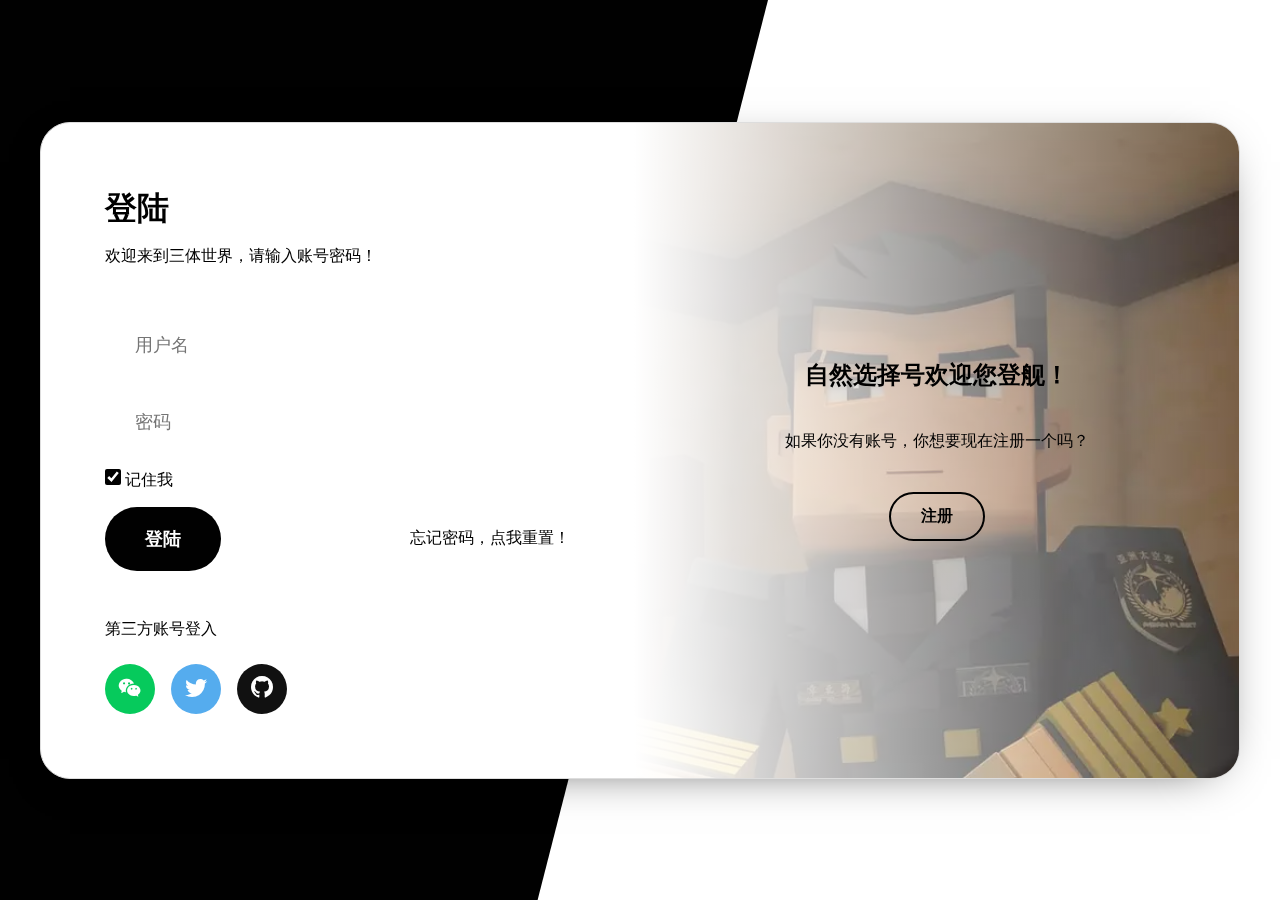
<file: 62.三体登陆界面/index.html>
<!DOCTYPE html>
<html lang="en">
  <head>
    <meta charset="UTF-8" />
    <meta http-equiv="X-UA-Compatible" content="IE=edge" />
    <meta name="viewport" content="width=device-width, initial-scale=1.0" />
    <link
      rel="stylesheet"
      href="https://cdn.jsdelivr.net/npm/bootstrap-icons@1.10.3/font/bootstrap-icons.css"
    />
    <link rel="stylesheet" href="style.css" />
    <title>我的三体</title>
  </head>
  <body>
    <div class="login-card">
      <div class="column">
        <h1>登陆</h1>
        <p>欢迎来到三体世界，请输入账号密码！</p>
        <form>
          <div class="form-item">
            <input type="text" class="form-element" placeholder="用户名" />
          </div>
          <div class="form-item">
            <input type="password" class="form-element" placeholder="密码" />
          </div>
          <div class="form-checkbox-item">
            <input type="checkbox" id="rememberMe" checked />
            <label for="rememberMe">记住我</label>
          </div>
          <div class="flex">
            <button type="button">登陆</button>
            <a href="#">忘记密码，点我重置！</a>
          </div>
          <p style="margin-top: 3rem; margin-bottom: 1.5rem">第三方账号登入</p>
          <div class="social-buttons">
            <a href="#" class="wechat">
              <i class="bi bi-wechat"></i>
            </a>
            <a href="#" class="twitter">
              <i class="bi bi-twitter"></i>
            </a>
            <a href="#" class="github">
              <i class="bi bi-github"></i>
            </a>
          </div>
        </form>
      </div>
      <div class="column">
        <h2>自然选择号欢迎您登舰！</h2>
        <p>如果你没有账号，你想要现在注册一个吗？</p>
        <a href="#">注册</a>
      </div>
    </div>
  </body>
</html>
</file>
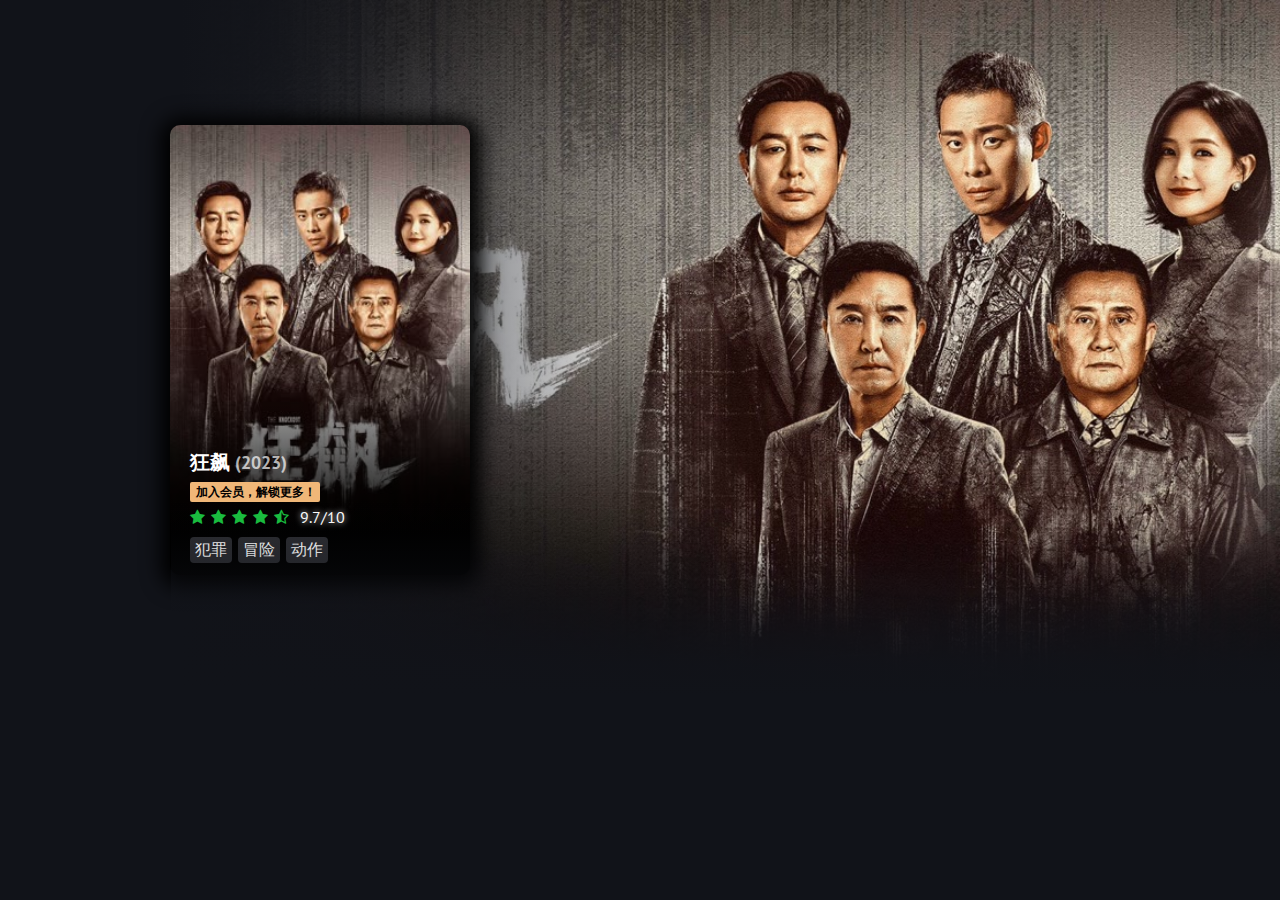
<file: 64.仿某艺《狂飙》剧集页/index.html>
<!DOCTYPE html>
<html lang="en">
  <head>
    <meta charset="UTF-8" />
    <meta http-equiv="X-UA-Compatible" content="IE=edge" />
    <meta name="viewport" content="width=device-width, initial-scale=1.0" />
    <title>iqiyi website</title>
    <link rel="icon" href="Images/Icon.png" />
    <link
      rel="stylesheet"
      href="https://maxcdn.bootstrapcdn.com/font-awesome/4.7.0/css/font-awesome.min.css"
    />
    <link rel="stylesheet" href="main.css" />
  </head>
  <body>
    <div class="container">
      <div class="card">
        <div class="poster">
          <img src="Images/kuangbiao.jpeg" alt="狂飙" />
        </div>
        <div class="details">
          <h2>
            狂飙 <span>(2023)</span><br /><span>加入会员，解锁更多！</span>
          </h2>
          <div class="rating">
            <i class="fa fa-star star" aria-hidden="true"></i>
            <i class="fa fa-star star" aria-hidden="true"></i>
            <i class="fa fa-star star" aria-hidden="true"></i>
            <i class="fa fa-star star" aria-hidden="true"></i>
            <i class="fa fa-star-half-o star" aria-hidden="true"></i>
            <span>9.7/10</span>
          </div>
          <div class="tags">
            <span class="tag">犯罪</span>
            <span class="tag">冒险</span>
            <span class="tag">动作</span>
          </div>
          <div class="info">
            <p>
              京海市一线刑警安欣（张译饰），在与黑恶势力的斗争中，不断遭到保护伞的打击，始终无法将犯罪分子绳之以法。全国政法队伍教育整顿工作开展后，临江省派出指导组入驻京海，联合公检法司各部门，清除了政法队伍内部的腐败分子，粉碎了黑恶势力的保护伞，一举铲除了盘踞京海多年的强盛集团。
            </p>
          </div>
          <div class="cast">
            <h4>Cast</h4>
            <ul>
              <li><img src="Images/zhangyi.jpeg" alt="张译" /></li>
              <li>
                <img src="Images/zhangsongwen.jpeg" alt="张颂文" />
              </li>
              <li><img src="Images/liyitong.jpeg" alt="李一桐" /></li>
              <li><img src="Images/wanggang.jpeg" alt="王刚" /></li>
            </ul>
          </div>
        </div>
      </div>
    </div>
  </body>
</html>
</file>
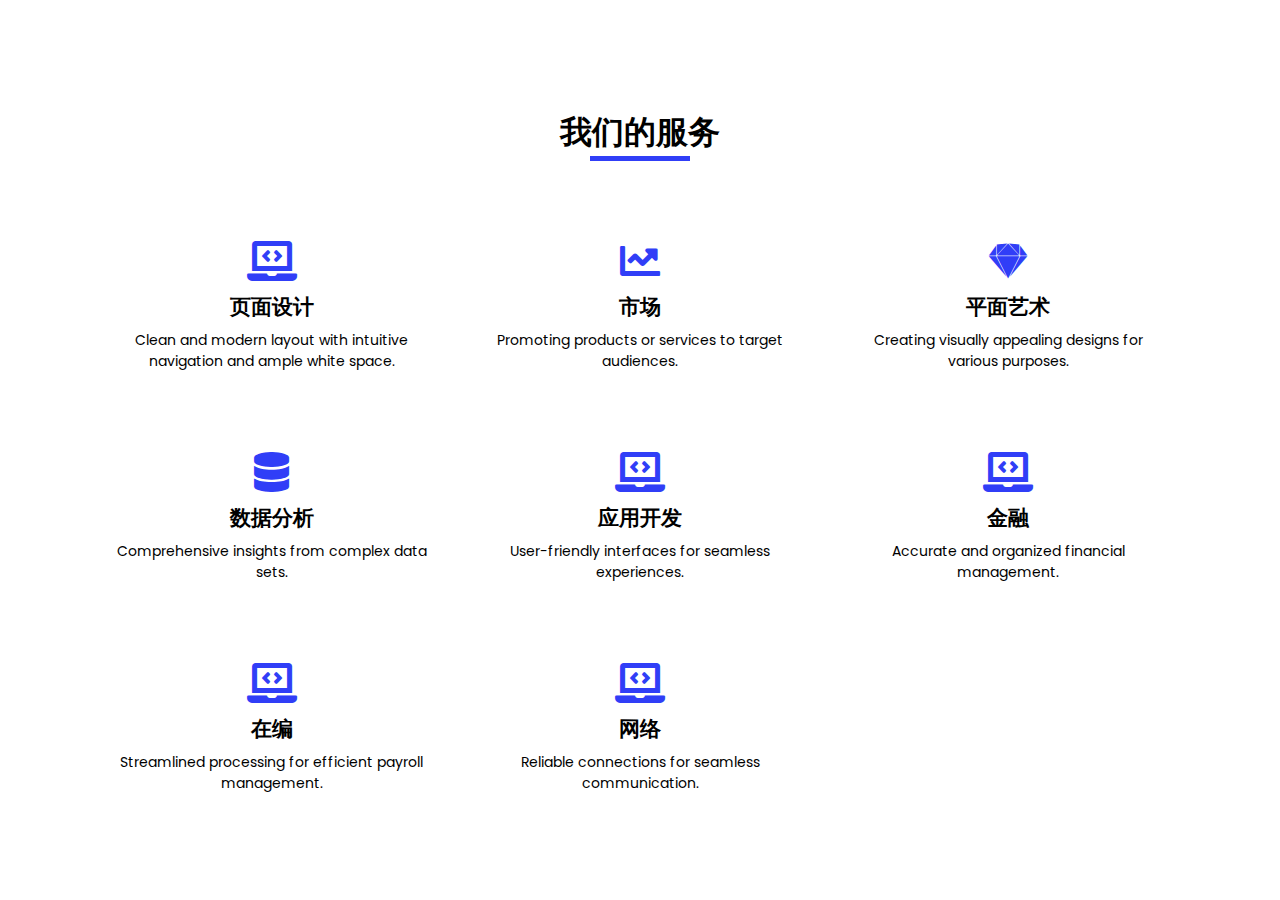
<file: 66.自适应布局服务项目页面/index.html>
<!DOCTYPE html>
<html lang="en">
  <head>
    <meta charset="UTF-8" />
    <meta http-equiv="X-UA-Compatible" content="IE=edge" />
    <meta name="viewport" content="width=device-width, initial-scale=1.0" />
    <link rel="stylesheet" href="./style.css" />
    <link
      rel="stylesheet"
      href="https://cdnjs.cloudflare.com/ajax/libs/font-awesome/5.15.4/css/all.min.css"
    />
    <title>Document</title>
  </head>
  <body>
    <div class="container">
      <h1>我们的服务</h1>
      <div class="row">
        <div class="service">
          <i class="fas fa-laptop-code"></i>
          <h2>页面设计</h2>
          <p>
            Clean and modern layout with intuitive navigation and ample white
            space.
          </p>
        </div>
        <div class="service">
          <i class="fas fa-chart-line"></i>
          <h2>市场</h2>
          <p>Promoting products or services to target audiences.</p>
        </div>
        <div class="service">
          <i class="fab fa-sketch"></i>
          <h2>平面艺术</h2>
          <p>Creating visually appealing designs for various purposes.</p>
        </div>
        <div class="service">
          <i class="fas fa-database"></i>
          <h2>数据分析</h2>
          <p>Comprehensive insights from complex data sets.</p>
        </div>
        <div class="service">
          <i class="fas fa-laptop-code"></i>
          <h2>应用开发</h2>
          <p>User-friendly interfaces for seamless experiences.</p>
        </div>
        <div class="service">
          <i class="fas fa-laptop-code"></i>
          <h2>金融</h2>
          <p>Accurate and organized financial management.</p>
        </div>
        <div class="service">
          <i class="fas fa-laptop-code"></i>
          <h2>在编</h2>
          <p>Streamlined processing for efficient payroll management.</p>
        </div>
        <div class="service">
          <i class="fas fa-laptop-code"></i>
          <h2>网络</h2>
          <p>Reliable connections for seamless communication.</p>
        </div>
      </div>
    </div>
  </body>
</html>
</file>
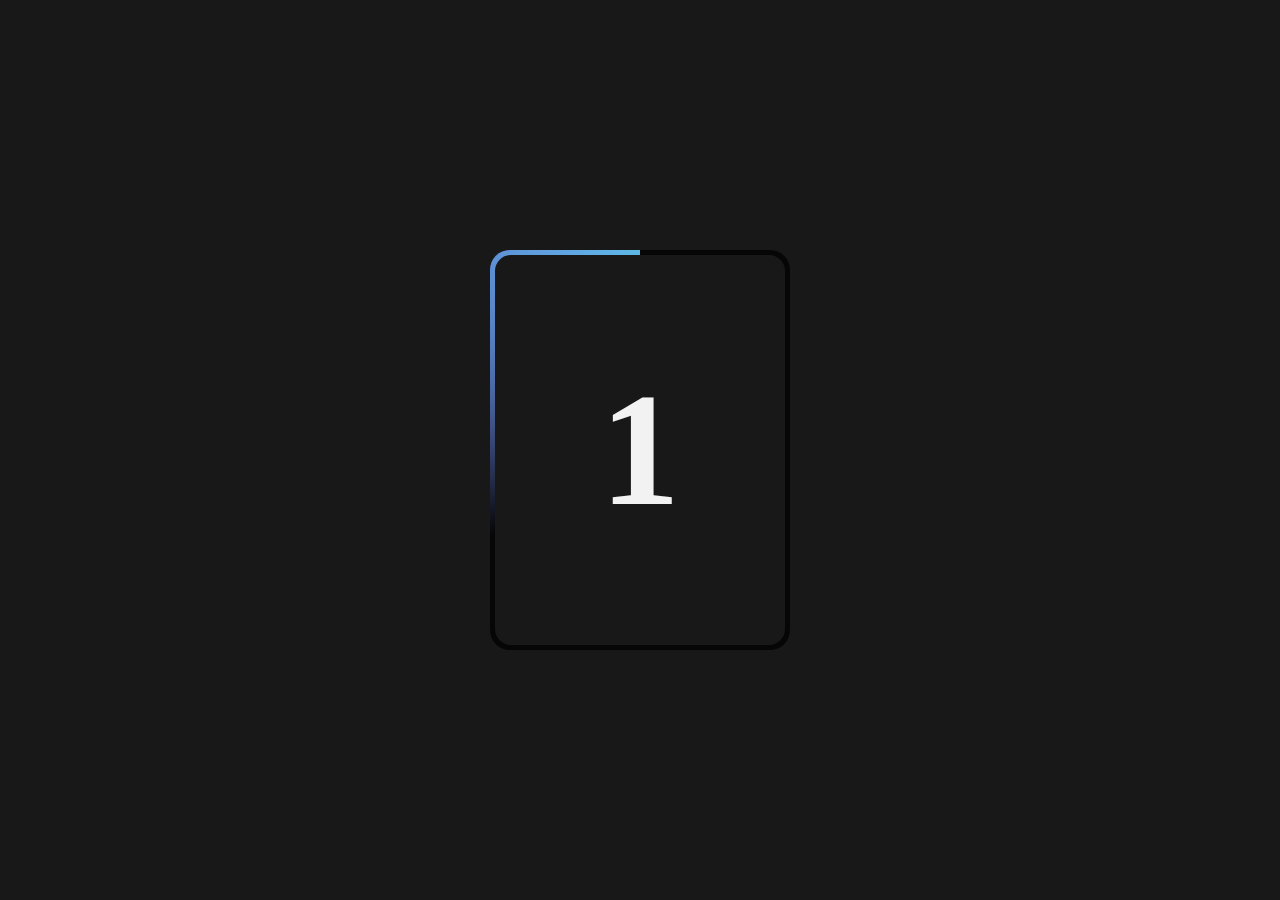
<file: css动态border/index.html>
<!DOCTYPE html>
<html lang="en">
<head>
  <meta charset="UTF-8">
  <meta http-equiv="X-UA-Compatible" content="IE=edge">
  <meta name="viewport" content="width=device-width, initial-scale=1.0">
  <link rel="stylesheet" href="./style.css">
  <title>Document</title>
</head>
<body>
  <div class="box">
    <span></span>
    <h2>1</h2>
  </div>
</body>
</html>
</file>
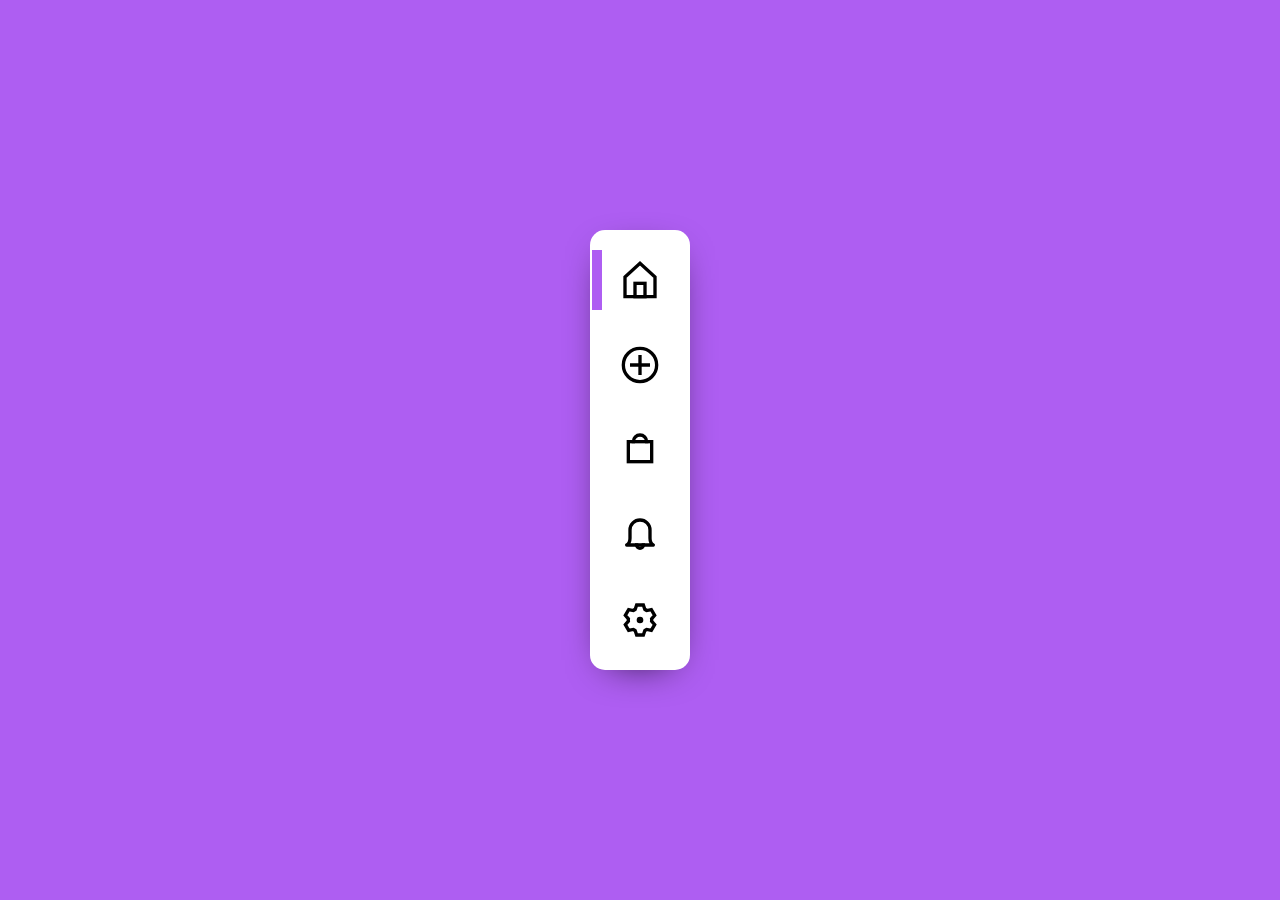
<file: 一个彩色的导航模块 (竖版）/index.html>
<!DOCTYPE html>
<html lang="en">
  <head>
    <meta charset="UTF-8" />
    <meta http-equiv="X-UA-Compatible" content="IE=edge" />
    <meta name="viewport" content="width=device-width, initial-scale=1.0" />
    <link rel="stylesheet" href="./reset.css" />
    <link rel="stylesheet" href="./style.css" />
    <title>Document</title>
  </head>
  <body>
    <div class="tab-bar">
      <a href="#" data-theme="1" class="tab-bar_item">
        <img src="./ikonate/svg/home-alt.svg" alt="" />
      </a>
      <a href="#" data-theme="2" class="tab-bar_item">
        <img src="./ikonate/svg/add.svg" alt="" />
      </a>
      <a href="#" data-theme="3" class="tab-bar_item">
        <img src="./ikonate/svg/bag.svg" alt="" />
      </a>
      <a href="#" data-theme="4" class="tab-bar_item">
        <img src="./ikonate/svg/bell.svg" alt="" />
      </a>
      <a href="#" data-theme="5" class="tab-bar_item">
        <img src="./ikonate/svg/settings.svg" alt="" />
      </a>
      <div class="tab-bar_line-indicator"></div>
    </div>

    <script src="./script.js"></script>
  </body>
</html>
</file>
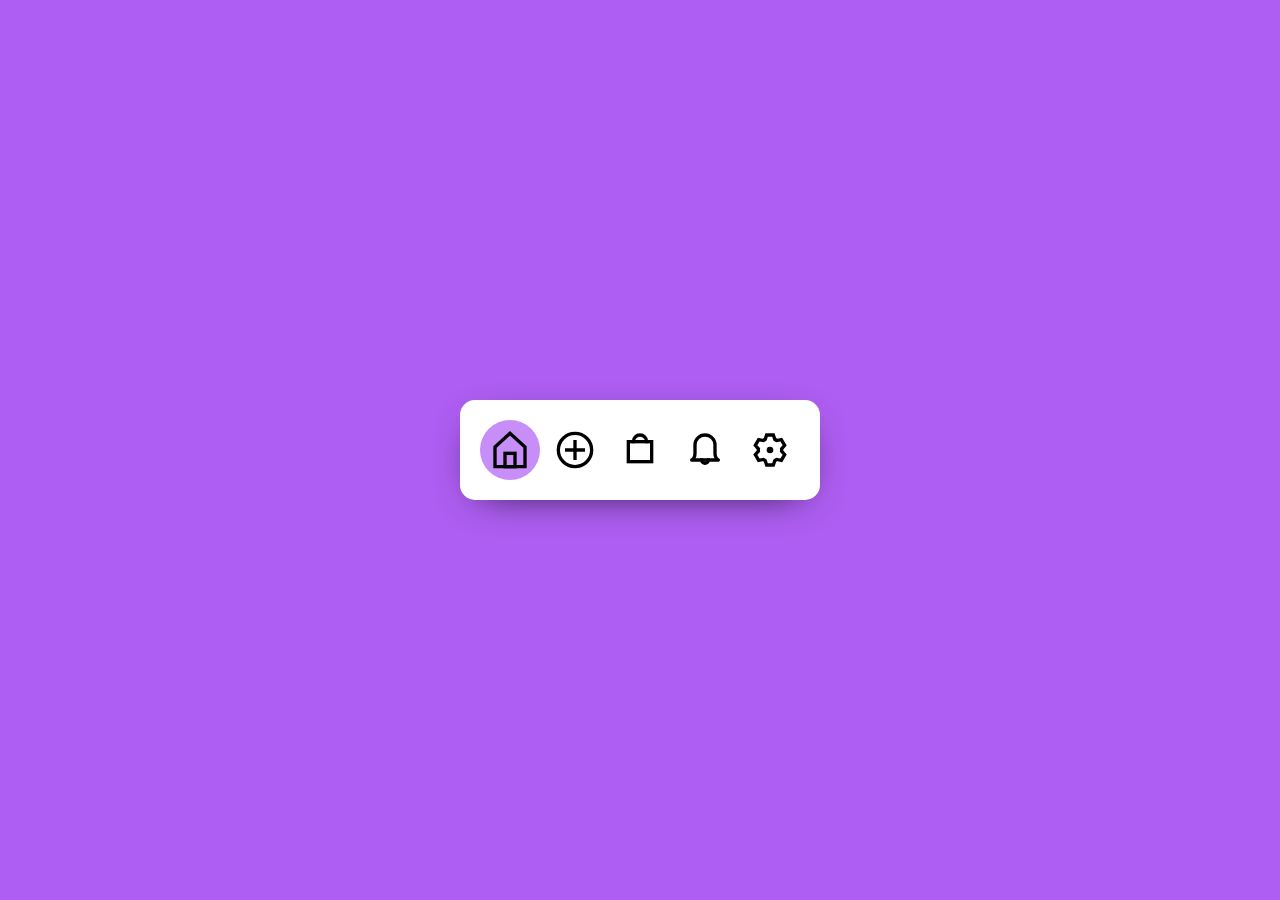
<file: 一个彩色的导航模块/index.html>
<!DOCTYPE html>
<html lang="en">
<head>
  <meta charset="UTF-8">
  <meta http-equiv="X-UA-Compatible" content="IE=edge">
  <meta name="viewport" content="width=device-width, initial-scale=1.0">
  <link rel="stylesheet" href="./reset.css">
  <link rel="stylesheet" href="./style.css">
  <title>Document</title>
</head>
<body>
  <div class="tab-bar">
    <a href="#" data-theme="1" class="tab-bar_item">
      <img src="./ikonate/svg/home-alt.svg" alt="">
    </a>
    <a href="#" data-theme="2" class="tab-bar_item">
      <img src="./ikonate/svg/add.svg" alt="">
    </a>
    <a href="#" data-theme="3" class="tab-bar_item">
      <img src="./ikonate/svg/bag.svg" alt="">
    </a>
    <a href="#" data-theme="4" class="tab-bar_item">
      <img src="./ikonate/svg/bell.svg" alt="">
    </a>
    <a href="#" data-theme="5" class="tab-bar_item">
      <img src="./ikonate/svg/settings.svg" alt="">
    </a>
    <div class="tab-bar_circle-indicator"></div>
  </div>

  <script src="./script.js"></script>
</body>
</html>
</file>
<file: 62.三体登陆界面/style.css>
* {
  margin: 0;
  padding: 0;
  box-sizing: border-box;
}

body {
  display: flex;
  align-items: center;
  justify-content: center;
  min-height: 100vh;
  padding: 1.5rem;
}
body:after {
  content: "";
  position: fixed;
  inset: 0;
  background-color: #010101;
  width: 60%;
  height: 100vh;
  clip-path: polygon(0 100%, 0 0, 100% 0, 70% 100%);
  z-index: -1;
}

.login-card {
  background-color: white;
  border: 1px solid #ddd;
  box-shadow: 0 10px 50px -30px black;
  width: 1200px;
  border-radius: 30px;
  overflow: hidden;
  display: grid;
  grid-template-columns: auto auto;
}
.login-card a {
  text-decoration: none;
  color: #010101;
}
.login-card .column {
  padding: 4rem;
}
.login-card .column:last-child {
  background: url("bg.webp") center;
  background-size: cover;
  position: relative;
  display: flex;
  flex-direction: column;
  align-items: center;
  justify-content: center;
  gap: 40px;
}
.login-card .column:last-child:after {
  content: "";
  position: absolute;
  background: linear-gradient(90deg, white, rgba(255, 255, 255, 0.1333333333));
  inset: 0;
}
.login-card .column:last-child * {
  z-index: 1;
}
.login-card .column:last-child a {
  display: inline-block;
  padding: 12px 30px;
  font-size: 16px;
  border: 2px solid #010101;
  color: black;
  border-radius: 50px;
  cursor: pointer;
  transition: all 0.3;
  font-weight: 600;
}
.login-card .column:last-child a:hover {
  background-color: #010101;
  color: white;
}
.login-card .column:last-child {
  text-align: center;
}
.login-card h1 {
  margin-bottom: 15px;
}
.login-card .form-element {
  width: 100%;
  border: none;
  background-color: white;
  padding: 20px 30px;
  font-size: 18px;
  border-radius: 50px;
  transition: box-shadow 0.2s;
}
.login-card .form-element:focus {
  outline: none;
  box-shadow: 0 0 0 2px #010101;
}
.login-card input[type=checkbox] {
  accent-color: #010101;
  width: 16px;
  height: 16px;
}
.login-card form {
  margin-top: 3rem;
}
.login-card form > * {
  margin-top: 1rem;
}
.login-card form button {
  background-color: #010101;
  color: white;
  border: none;
  padding: 20px 40px;
  border-radius: 50px;
  cursor: pointer;
  font-weight: 600;
  font-size: 18px;
  transition: all 0.2s;
}
.login-card form button:active {
  scale: 0.95;
  background-color: black;
}
.login-card form .form-check-item {
  display: flex;
  align-items: center;
  gap: 0.7rem;
  margin-left: 5px;
}

.flex {
  display: flex;
  justify-content: space-between;
  align-items: center;
}

.social-buttons {
  display: flex;
  gap: 1rem;
}
.social-buttons a {
  display: flex;
  align-items: center;
  justify-content: center;
  width: 50px;
  height: 50px;
  border-radius: 50px;
  font-size: 22px;
  color: white;
  background-color: green;
}
.social-buttons a.wechat {
  background-color: #06ca5c;
}
.social-buttons a.twitter {
  background-color: #55acee;
}
.social-buttons a.github {
  background-color: #111;
}
.social-buttons a:hover {
  scale: 0.95;
}

@media (max-width: 992px) {
  .login-card {
    display: block;
    width: 500px;
    text-align: center;
  }
  .login-card .column:last-child {
    display: none;
  }
  .flex {
    flex-direction: column;
    gap: 1rem;
  }
  .social-buttons {
    justify-content: center;
  }
}

/*# sourceMappingURL=style.css.map */
</file>
<file: 64.仿某艺《狂飙》剧集页/main.css>
@import url('https://fonts.googleapis.com/css2?family=PT+Sans:ital,wght@0,400;0,700;1,400;1,700&display=swap');

* {
    box-sizing: border-box;
    margin: 0;
    padding: 0;
}

body {
    font-family: 'PT Sans', sans-serif;
    min-height: 100vh;
    background-color: rgb(17, 19, 25);
}

.container {
    position: absolute;
    right: 0;
    top: 0;
    width: 100%;
    height: 700px;
    background-image: url(Images/background.jpeg);
    background-size: contain;
    background-repeat: no-repeat;
    background-position: 100% 0;
}

.container::before {
    content: "";
    width: 600px;
    height: 700px;
    /* background-color: #F70661; */
    background-image: linear-gradient(270deg, rgba(17, 19, 25, 0) 0%, rgba(17, 19, 25, 0.05) 16%, rgba(17, 19, 25, 0.2) 30%, rgba(17, 19, 25, 0.39) 43%, rgba(17, 19, 25, 0.61) 55%, rgba(17, 19, 25, 0.8) 68%, rgba(17, 19, 25, 0.95) 82%, rgb(17, 19, 25) 98%);
    position: absolute;
    right: 511px;
    top: 0;
}

.container::after {
    content: "";
    width: 1109px;
    height: 200px;
    /* background-color: #F70661; */
    background-image: linear-gradient(180deg, rgba(17, 19, 25, 0) 0%, rgba(17, 19, 25, 0.05) 16%, rgba(17, 19, 25, 0.2) 30%, rgba(17, 19, 25, 0.39) 43%, rgba(17, 19, 25, 0.61) 55%, rgba(17, 19, 25, 0.8) 68%, rgba(17, 19, 25, 0.95) 82%, rgb(17, 19, 25) 98%);
    position: absolute;
    right: 0px;
    bottom: 0;
}

.card {
    position: absolute;
    top: 50%;
    left: 25%;
    transform: translate(-50%, -50%);
    width: 300px;
    height: 450px;
    background-color: #000;
    overflow: hidden;
    box-shadow: 1px 3px 20px 10px #000;
    border-radius: 10px;
}

.card .poster {
    position: relative;
    overflow: hidden;
}

.card .poster::before {
    content: '';
    position: absolute;
    bottom: -200px;
    left: 0;
    width: 100%;
    height: 100%;
    background: linear-gradient(0deg, #000 50%, transparent);
    transition: .5s;
    z-index: 1;
}

.card:hover .poster::before {
    bottom: 0;
}

.card .poster img {
    width: 100%;
    transition: .5s;
}

.card:hover .poster img {
    filter: blur(3px);
    transform: translateY(-50px);
}

.details {
    position: absolute;
    padding: 20px;
    width: 100%;
    height: 77%;
    bottom: -200px;
    left: 0;
    transition: .5s;
    z-index: 2;
}

.card:hover .details {
    bottom: 0;
}

.details h2 {
    color: #FFF;
    font-size: 20px;
    font-weight: bold;
}

.details h2 span:first-child {
    color: rgba(255, 255, 255, .7);
    font-size: 18px;
}

.details h2 span:last-child {
    font-size: 12px;
    color: #000;
    display: inline-block;
    background-color: #f0b778;
    width: 130px;
    height: 20px;
    line-height: 20px;
    text-align: center;
    padding: 0 0 0 2px;
    border-radius: 2px;
}

.rating {
    position: relative;
    padding: 5px 0;
}

.rating .star {
    color: #1ac040;
    margin-right: 2px;
    font-size: 16px;
}

.rating span {
    color: #FFF;
    text-shadow: 0 0 6px #FFF;
    padding: 0 5px;
}

.tags {
    position: relative;
    margin-top: 5px;
}

.tags span {
    padding: 2px 5px;
    margin-right: 2px;
    color: #FFF;
    display: inline-block;
    border-radius: 4px;
}

.tags .tag {
    background-color: #2b2c31;
}

.info {
    color: #FFF;
}

.info p {
    margin: 15px 0 10px;
    font-size: 10px;
}

.cast {
    position: relative;

}

.cast h4 {
    font-size: 20px;
    color: #1ac040;
    letter-spacing: 1px;
}

.cast ul {
    margin: 10px 0;
    display: flex;
    justify-content: space-between;
    align-items: center;
}

.cast ul li {
    list-style: none;
    width: 50px;
    height: 50px;
    background-color: #FFF;
    border-radius: 50%;
    overflow: hidden;
    margin-right: 6px;
    border: 2px solid #FFF;
    box-shadow: 0 0 6px #FFF;
}

.cast ul li img {
    width: 100%;
}
</file>
<file: 66.自适应布局服务项目页面/style.css>
/* 导入在线字体库，嫌麻烦的可以跳过，不影响 */
@import url('https://fonts.googleapis.com/css2?family=Poppins:wght@300;400;500;600;700;800;900&display=swap');

* {
    margin: 0;
    padding: 0;
    box-sizing: border-box;
    /* 如果没有导入在线字体库，这边就不用写了 */
    font-family: 'Poppins', sans-serif;
}

.container {
    width: 100%;
    height: 100%;
    padding: 0px 8%;
}

.container h1 {
    text-align: center;
    padding-top: 10%;
    margin-bottom: 60px;
    font-weight: 600;
    position: relative;
}

.container h1::after {
    content: '';
    background: #303ef7;
    width: 100px;
    height: 5px;
    position: absolute;
    bottom: -5px;
    left: 50%;
    transform: translateX(-50%);
}

.row {
    display: grid;
    grid-template-columns: repeat(auto-fit, minmax(250px, 1fr));
    grid-gap: 30px;
}

.service {
    text-align: center;
    padding: 25px 10px;
    border-radius: 5px;
    font-size: 14px;
    cursor: pointer;
    background: transparent;
    transition: transform 0.5s, background 0.5s;
}

.service i {
    font-size: 40px;
    margin-bottom: 10px;
    color: #303ef7;
}

.service h2 {
    font-weight: 600;
    margin-bottom: 8px;
}

.service:hover {
    background: #303ef7;
    color: #fff;
    transform: scale(1.05);
}

.service:hover i {
    color: #fff;
}
</file>
<file: css动态border/style.css>
* {
  margin: 0;
  padding: 0;
  box-sizing: border-box;
}

body {
  display: flex;
  align-items: center;
  justify-content: center;
  min-height: 100vh;
  background: #181818;
}

.box {
  position: relative;
  width: 300px;
  height: 400px;
  background: rgba(0, 0, 0, 0.75);
  border-radius: 20px;
  overflow: hidden;
  display: flex;
  align-items: center;
  justify-content: center;
}
.box::before {
  content: '';
  position: absolute;
  width: 500px;
  height: 500px;
  background-image: conic-gradient(transparent, transparent, transparent, #8758FF);
  animation: animate 4s linear infinite;
  animation-delay:-2s ;
}
.box::after {
  content: '';
  position: absolute;
  width: 500px;
  height: 500px;
  background-image: conic-gradient(transparent, transparent, transparent, #5CB8E4);
  animation: animate 4s linear infinite;
}

@keyframes animate {
  0% {
    transform: rotate(0deg);
  }
  100% {
    transform: rotate(360deg);
  }
}

.box span{
  position: absolute;
  inset: 5px;
  border-radius: 16px;
  background: #181818;
  z-index: 1;
}

.box h2{
  position: relative;
  z-index: 2;
  color: #F2F2F2;
  font-size: 10em;
}
</file>
<file: 一个彩色的导航模块 (竖版）/style.css>
:root{
  --theme-1:#ae5ef2;
  --theme-2:#2f8fcf;
  --theme-3:#2fcf51;
  --theme-4:#f2e75e;
  --theme-5:#e95181;
}

body{
  height: 100vh;
  display: flex;
  justify-content: center;
  align-items: center;
  background-color: var(--theme-1);
  transition: background-color 1s;
}

.tab-bar{
  background-color: white;
  display: flex;
  justify-content: space-between;
  flex-direction: column;
  padding: 20px 30px;
  border-radius: 15px;
  position: relative;
  gap: 25px;
  box-shadow: 0 10px 40px -20px #000000;
}

.tab-bar_line-indicator{
background-color: var(--theme-1);
position: absolute;
width: 10px;
height: 60px;
left: 2px;
transition: all 0.3s cubic-bezier(.25,.25,.25,1.50);
}

.tab-bar_line-indicator.animate{
  animation:circleIndicatorAnimate 1s both;
}

.tab-bar_item{
  width: 40px;
  height: 60px;
  border-radius: 50%;
  display: flex;
  align-items: center;
  justify-content: center;
  z-index: 1 ;
}

@keyframes circleIndicatorAnimate  {
  0%{
    transform: scale3d(1,1,1);
  }
  30%{
    transform: scale3d(1.25,0.75,1);
  }
  40%{
    transform: scale3d(0.75,1.25,1);
  }
  50%{
    transform: scale3d(1.15,0.85,1);
  }
  65%{
    transform: scale3d(0.95,1.05,1);
  }
  75%{
    transform: scale3d(1.05,0.95,1);
  }
100%{
  transform: scale3d(1,1,1);
}
}
</file>
<file: 一个彩色的导航模块/style.css>
:root{
  --theme-1:#ae5ef2;
  --theme-2:#2f8fcf;
  --theme-3:#2fcf51;
  --theme-4:#f2e75e;
  --theme-5:#e95181;
}

body{
  height: 100vh;
  display: flex;
  justify-content: center;
  align-items: center;
  background-color: var(--theme-1);
  transition: background-color 1s;
}

.tab-bar{
  background-color: white;
  display: flex;
  justify-content: space-between;
  padding: 20px 30px;
  border-radius: 15px;
  position: relative;
  gap: 25px;
  box-shadow: 0 10px 40px -20px #000000;
}

.tab-bar_circle-indicator{
  position: absolute;
  left: 20px;
  width: 60px;
  height: 60px;
  border-radius: 50%;
  background-color: var(--theme-1);
  z-index: 0;
  transition: all 0.3s;
  opacity: 0.7;
}

.tab-bar_circle-indicator.animate{
  animation:circleIndicatorAnimate 1s both;
}

.tab-bar_item{
  width: 40px;
  height: 60px;
  border-radius: 50%;
  display: flex;
  align-items: center;
  justify-content: center;
  z-index: 1 ;
}

@keyframes circleIndicatorAnimate  {
  0%{
    transform: scale3d(1,1,1);
  }
  30%{
    transform: scale3d(1.25,0.75,1);
  }
  40%{
    transform: scale3d(0.75,1.25,1);
  }
  50%{
    transform: scale3d(1.15,0.85,1);
  }
  65%{
    transform: scale3d(0.95,1.05,1);
  }
  75%{
    transform: scale3d(1.05,0.95,1);
  }
100%{
  transform: scale3d(1,1,1);
}
}
</file>
